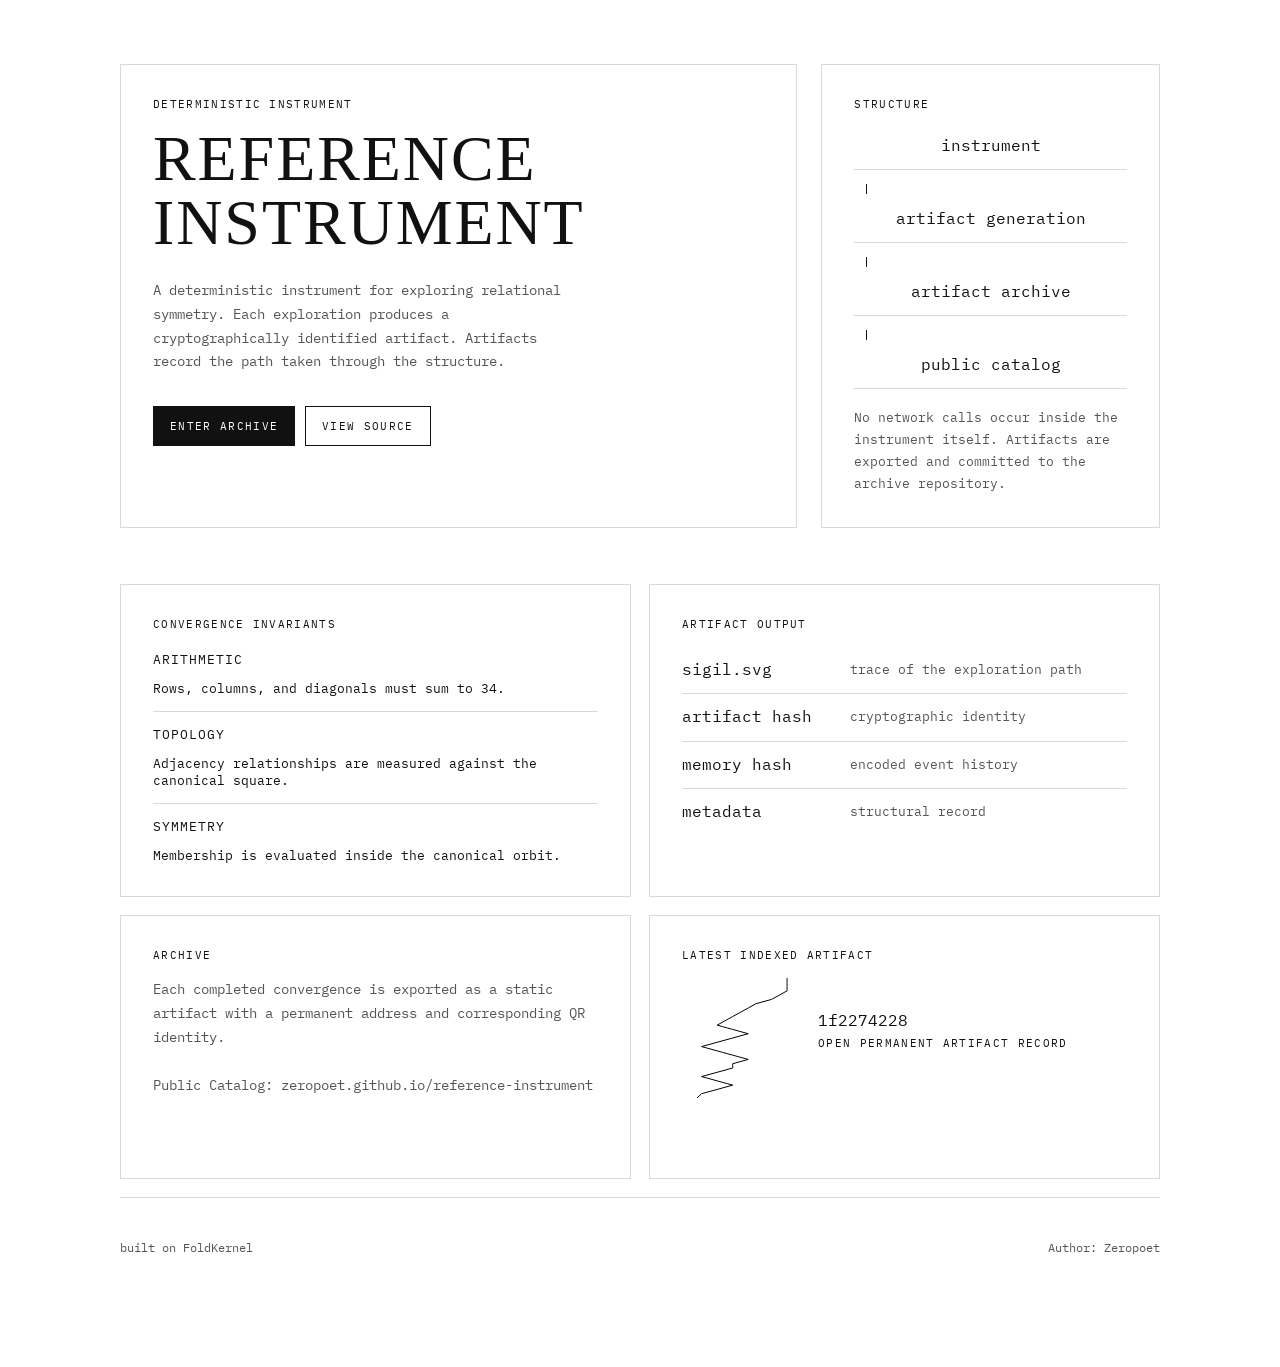
<file: docs/index.html>
<!DOCTYPE html>
<html lang="en">
<head>
    <meta charset="UTF-8">
    <meta name="viewport" content="width=device-width, initial-scale=1.0">
    <title>Reference Instrument</title>
    <link rel="stylesheet" href="style.css">
</head>
<body>
    <main class="home">
        <section class="hero">
            <div class="hero-copy">
                <p class="eyebrow">Deterministic instrument</p>
                <h1>Reference Instrument</h1>
                <p class="lede">
                    A deterministic instrument for exploring relational symmetry. Each exploration produces a cryptographically identified artifact. Artifacts record the path taken through the structure.
                </p>
                <div class="hero-actions">
                    <a href="archive.html" class="button button-primary">Enter Archive</a>
                    <a href="https://github.com/zeropoet/reference-instrument" class="button button-secondary">View Source</a>
                </div>
            </div>

            <aside class="hero-panel">
                <p class="panel-label">Structure</p>
                <div class="flow-stack">
                    <div class="flow-node">instrument</div>
                    <div class="flow-arrow"></div>
                    <div class="flow-node">artifact generation</div>
                    <div class="flow-arrow"></div>
                    <div class="flow-node">artifact archive</div>
                    <div class="flow-arrow"></div>
                    <div class="flow-node">public catalog</div>
                </div>
                <p class="panel-note">No network calls occur inside the instrument itself. Artifacts are exported and committed to the archive repository.</p>
            </aside>
        </section>

        <section class="section-grid">
            <article class="panel">
                <p class="panel-label">Convergence Invariants</p>
                <div class="card-grid">
                    <div class="mini-card">
                        <h2>Arithmetic</h2>
                        <p>Rows, columns, and diagonals must sum to 34.</p>
                    </div>
                    <div class="mini-card">
                        <h2>Topology</h2>
                        <p>Adjacency relationships are measured against the canonical square.</p>
                    </div>
                    <div class="mini-card">
                        <h2>Symmetry</h2>
                        <p>Membership is evaluated inside the canonical orbit.</p>
                    </div>
                </div>
            </article>

            <article class="panel">
                <p class="panel-label">Artifact Output</p>
                <div class="artifact-list">
                    <div class="artifact-row">
                        <span>sigil.svg</span>
                        <span>trace of the exploration path</span>
                    </div>
                    <div class="artifact-row">
                        <span>artifact hash</span>
                        <span>cryptographic identity</span>
                    </div>
                    <div class="artifact-row">
                        <span>memory hash</span>
                        <span>encoded event history</span>
                    </div>
                    <div class="artifact-row">
                        <span>metadata</span>
                        <span>structural record</span>
                    </div>
                </div>
            </article>
        </section>

        <section class="section-grid">
            <article class="panel">
                <p class="panel-label">Archive</p>
                <p class="statement left">
                    Each completed convergence is exported as a static artifact with a permanent address and corresponding QR identity.
                </p>
                <p class="statement left">
                    <br>
                    Public Catalog:
                    <a href="https://zeropoet.github.io/reference-instrument">zeropoet.github.io/reference-instrument</a>
                </p>
            </article>

            <article class="panel featured-panel">
                <p class="panel-label">Latest Indexed Artifact</p>
                <div id="featured-artifact" class="featured-artifact">
                    <p class="statement left">Loading archive index...</p>
                </div>
            </article>
        </section>

        <footer class="footer">
            <p>built on FoldKernel</p>
            <p>Author: Zeropoet</p>
        </footer>
    </main>

    <script>
        const featured = document.getElementById("featured-artifact");

        function artifactBaseUrl() {
            const owner = window.location.hostname.split(".")[0];
            const [repo] = window.location.pathname
                .split("/")
                .filter(Boolean);

            if (window.location.hostname.endsWith("github.io") && owner && repo) {
                return `https://raw.githubusercontent.com/${owner}/${repo}/main/artifacts`;
            }

            return "../artifacts";
        }

        async function loadFeaturedArtifact() {
            const response = await fetch("./artifacts.json");
            if (!response.ok) {
                throw new Error("index");
            }

            const hashes = await response.json();
            if (!hashes.length) {
                featured.innerHTML = "<p class=\"statement left\">No artifacts indexed yet.</p>";
                return;
            }

            const hash = hashes[0];
            const base = `${artifactBaseUrl()}/${hash}`;

            featured.innerHTML = `
                <a class="featured-link" href="artifact.html?hash=${hash}">
                    <img src="${base}/sigil.svg" alt="Sigil artifact ${hash}">
                    <div>
                        <p class="featured-hash">${hash.slice(0, 9)}</p>
                        <p class="featured-meta">Open permanent artifact record</p>
                    </div>
                </a>
            `;
        }

        loadFeaturedArtifact().catch(() => {
            featured.innerHTML = "<p class=\"statement left\">Unable to load archive index.</p>";
        });
    </script>
</body>
</html>
</file>
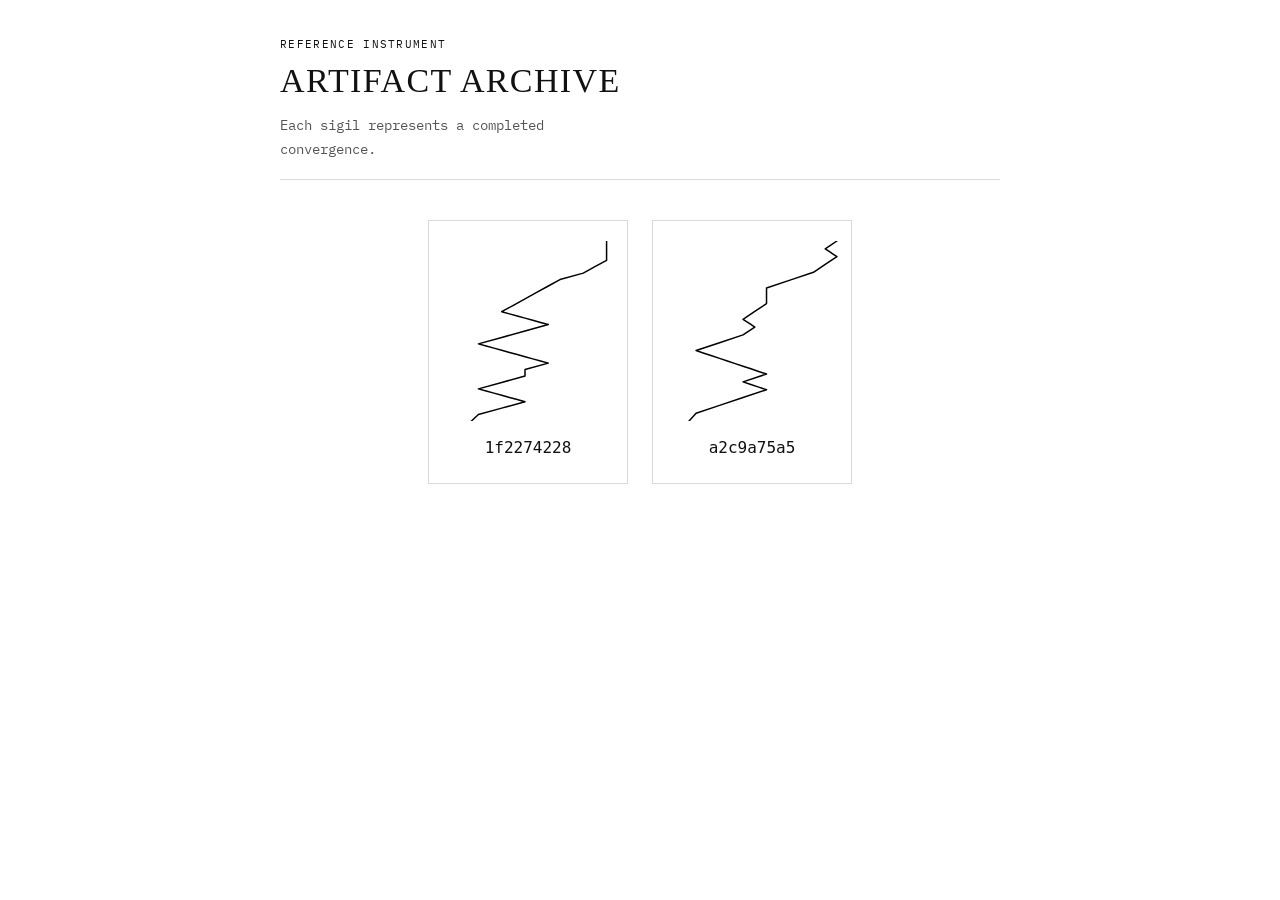
<file: docs/archive.html>
<!DOCTYPE html>
<html lang="en">
<head>
    <meta charset="UTF-8">
    <meta name="viewport" content="width=device-width, initial-scale=1.0">
    <title>Reference Instrument Archive</title>
    <link rel="stylesheet" href="./style.css">
</head>
<body>
    <main class="archive-page">
        <a href="index.html" class="nav">Reference Instrument</a>
        <header class="page-header">
            <h1 class="page-title">Artifact Archive</h1>
            <p class="page-intro">Each sigil represents a completed convergence.</p>
        </header>
        <div id="gallery"></div>
    </main>

    <script>
        const gallery = document.getElementById("gallery");
        const MAX_INITIAL = 200;

        function artifactBaseUrl() {
            const owner = window.location.hostname.split(".")[0];
            const [repo] = window.location.pathname
                .split("/")
                .filter(Boolean);

            if (window.location.hostname.endsWith("github.io") && owner && repo) {
                return `https://raw.githubusercontent.com/${owner}/${repo}/main/artifacts`;
            }

            return "../artifacts";
        }

        async function renderGallery() {
            const response = await fetch("./artifacts.json");
            const hashes = await response.json();
            const baseUrl = artifactBaseUrl();

            if (!hashes.length) {
                gallery.innerHTML = "<p>No artifacts indexed yet.</p>";
                return;
            }

            for (const hash of hashes.slice(0, MAX_INITIAL)) {
                const displayHash = hash.slice(0, 9);
                const card = document.createElement("article");
                card.className = "artifact-card";

                const img = document.createElement("img");
                img.loading = "lazy";
                img.width = 180;
                img.height = 180;
                img.src = `${baseUrl}/${hash}/sigil.svg`;
                img.alt = `Sigil artifact ${hash}`;
                img.style.cursor = "pointer";
                img.onclick = () => {
                    window.location = `artifact.html?hash=${hash}`;
                };

                const code = document.createElement("code");
                code.textContent = displayHash;

                card.append(img, code);
                gallery.appendChild(card);
            }
        }

        renderGallery().catch(() => {
            gallery.innerHTML = "<p>Unable to load artifact index.</p>";
        });
    </script>
</body>
</html>
</file>
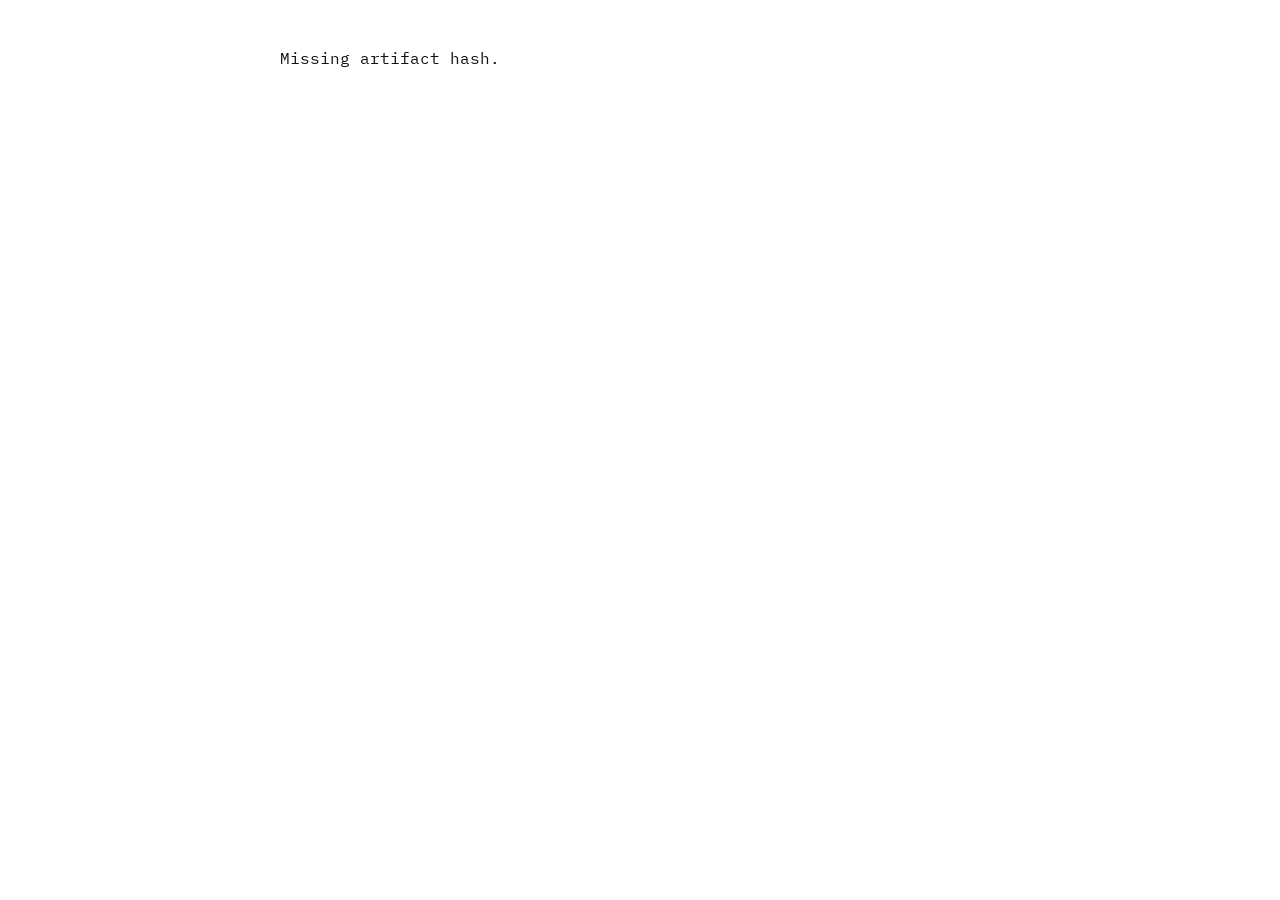
<file: docs/artifact.html>
<!DOCTYPE html>
<html lang="en">
<head>
    <meta charset="UTF-8">
    <meta name="viewport" content="width=device-width, initial-scale=1.0">
    <title>Artifact</title>
    <link rel="stylesheet" href="./style.css">
</head>
<body>
    <main id="artifact" class="artifact-page"></main>

    <script>
        const params = new URLSearchParams(window.location.search);
        const hash = params.get("hash");
        const root = document.getElementById("artifact");

        function artifactBaseUrl() {
            const owner = window.location.hostname.split(".")[0];
            const [repo] = window.location.pathname
                .split("/")
                .filter(Boolean);

            if (window.location.hostname.endsWith("github.io") && owner && repo) {
                return `https://raw.githubusercontent.com/${owner}/${repo}/main/artifacts`;
            }

            return "../artifacts";
        }

        async function load() {
            if (!hash) {
                root.innerHTML = "<p>Missing artifact hash.</p>";
                return;
            }

            const displayHash = hash.slice(0, 9);
            const base = `${artifactBaseUrl()}/${hash}`;
            const preload = document.createElement("link");
            preload.rel = "preload";
            preload.as = "image";
            preload.href = `${base}/sigil.svg`;
            document.head.appendChild(preload);

            const metadataResponse = await fetch(`${base}/metadata.json`);
            if (!metadataResponse.ok) {
                throw new Error("metadata");
            }

            const metadata = await metadataResponse.json();
            const timestamp = Number(metadata.timestamp);
            const readableTimestamp = Number.isFinite(timestamp)
                ? new Date(timestamp * 1000).toLocaleString(undefined, {
                    dateStyle: "medium",
                    timeStyle: "medium"
                })
                : metadata.timestamp;

            root.innerHTML = `
                <a href="./archive.html" class="nav nav-inline">Back to archive</a>
                <header class="page-header artifact-header">
                    <p class="page-kicker">Artifact</p>
                    <h1 class="page-title">Deterministic Record</h1>
                    <p class="page-intro">Deterministic artifact generated by the Reference Instrument.</p>
                    <p class="artifact-hashline"><code>${displayHash}</code></p>
                </header>
                <div class="artifact-detail-card">
                    <img class="artifact-detail-sigil" src="${base}/sigil.svg" alt="Sigil artifact ${hash}">
                    <img class="artifact-detail-qr" src="${base}/artifact_qr.png" alt="QR code for artifact ${hash}">
                    <p>artifact hash<br><code>${metadata.artifact_hash}</code></p>
                    <p>memory hash<br><code>${metadata.memory_hash}</code></p>
                    <p>events<br><code>${metadata.event_count}</code></p>
                    <p>kernel<br><code>${metadata.kernel}</code></p>
                    <p>timestamp<br><code>${readableTimestamp}</code></p>
                    <p>metadata</p>
                    <pre>${JSON.stringify(metadata, null, 2)}</pre>
                </div>
            `;
        }

        load().catch(() => {
            root.innerHTML = "<p>Unable to load artifact.</p><p><a href='./archive.html'>back to archive</a></p>";
        });
    </script>
</body>
</html>
</file>
<file: docs/style.css>
@import url("https://fonts.googleapis.com/css2?family=IBM+Plex+Mono:wght@400;500&display=swap");

:root {
    --bg: #ffffff;
    --surface: #ffffff;
    --surface-strong: #ffffff;
    --ink: #111111;
    --muted: #555555;
    --line: #d9d9d9;
    --line-strong: #111111;
}

* {
    box-sizing: border-box;
}

body {
    background: var(--bg);
    color: var(--ink);
    font-family: "IBM Plex Mono", "SFMono-Regular", "Menlo", monospace;
    margin: 0;
    min-height: 100vh;
}

a {
    color: inherit;
    text-decoration: none;
}

a:hover {
    text-decoration: underline;
    text-underline-offset: 0.2em;
}

.home,
.archive-page,
.artifact-page,
#gallery {
    padding-left: 20px;
    padding-right: 20px;
}

.home {
    max-width: 1080px;
    margin: 0 auto;
    padding-top: 64px;
    padding-bottom: 96px;
}

.hero,
.section-grid {
    display: grid;
    gap: 24px;
}

.hero {
    grid-template-columns: minmax(0, 1.5fr) minmax(280px, 0.75fr);
    align-items: stretch;
    margin-bottom: 56px;
}

.hero-copy,
.panel,
.hero-panel,
.artifact-card,
.artifact-detail-card {
    background: var(--surface);
    border: 1px solid var(--line);
}

.hero-copy,
.hero-panel,
.panel {
    border-radius: 0;
    padding: 32px;
}

.eyebrow,
.panel-label,
.nav,
.featured-meta,
.enter,
.button {
    letter-spacing: 0.12em;
    text-transform: uppercase;
    font-size: 11px;
}

.eyebrow,
.panel-label,
.featured-meta,
.nav {
    margin: 0 0 16px;
}

h1 {
    font-family: Palatino, "Palatino Linotype", "Book Antiqua", serif;
    font-size: clamp(34px, 7vw, 64px);
    line-height: 1;
    font-weight: 400;
    margin: 0 0 24px;
    text-transform: uppercase;
    letter-spacing: 0.03em;
}

h2 {
    font-size: 13px;
    font-weight: 400;
    margin: 0 0 12px;
    text-transform: uppercase;
    letter-spacing: 0.08em;
}

.lede,
.statement,
.panel-note,
.artifact-row span:last-child,
.footer {
    color: var(--muted);
    line-height: 1.7;
}

.lede {
    max-width: 54ch;
    margin: 0;
    font-size: 14px;
}

.statement {
    margin: 0;
    text-align: center;
    font-size: 14px;
}

.statement.left {
    text-align: left;
}

.hero-actions {
    display: flex;
    flex-wrap: wrap;
    gap: 10px;
    margin-top: 32px;
}

.button {
    display: inline-flex;
    align-items: center;
    justify-content: center;
    min-height: 40px;
    padding: 0 16px;
    border-radius: 0;
    border: 1px solid var(--line-strong);
    transition: background-color 160ms ease, color 160ms ease;
}

.button:hover {
    text-decoration: none;
}

.button-primary {
    background: var(--ink);
    color: var(--bg);
}

.button-secondary {
    background: transparent;
}

.button-secondary:hover,
.button-primary:hover {
    background: var(--ink);
    color: var(--bg);
}

.flow-stack {
    display: grid;
    gap: 14px;
    margin: 24px 0 0;
}

.flow-node,
.flow-arrow {
    text-align: center;
}

.flow-node {
    padding: 0;
    border: 1px solid var(--line);
    border-width: 0 0 1px;
    background: transparent;
    text-transform: lowercase;
    padding-bottom: 14px;
}

.flow-arrow {
    height: 10px;
    border-left: 1px solid var(--ink);
    margin-left: 12px;
}

.panel-note {
    margin: 18px 0 0;
    font-size: 13px;
}

.section-grid {
    grid-template-columns: repeat(2, minmax(0, 1fr));
    gap: 18px;
    margin-bottom: 18px;
}

.card-grid {
    display: grid;
    gap: 0;
}

.mini-card,
.artifact-row,
.featured-link {
    border: 1px solid var(--line);
    border-radius: 0;
    background: var(--surface-strong);
}

.mini-card {
    padding: 14px 0;
    border-width: 0 0 1px;
}

.mini-card:first-child {
    padding-top: 4px;
}

.mini-card:last-child {
    border-bottom: 0;
    padding-bottom: 0;
}

.mini-card p,
.artifact-row span:last-child {
    margin: 0;
    font-size: 13px;
}

.artifact-list {
    display: grid;
    gap: 0;
}

.artifact-row {
    display: grid;
    grid-template-columns: 160px minmax(0, 1fr);
    gap: 8px;
    padding: 12px 0;
    border-width: 0 0 1px;
}

.artifact-row:last-child {
    border-bottom: 0;
}

.artifact-row span:first-child,
.featured-hash {
    color: var(--ink);
}

.featured-panel {
    min-height: 100%;
}

.featured-artifact {
    min-height: 168px;
}

.featured-link {
    display: grid;
    grid-template-columns: 120px minmax(0, 1fr);
    gap: 16px;
    align-items: center;
    padding: 0;
    border: 0;
}

.featured-link:hover {
    text-decoration: none;
}

.featured-link img {
    width: 120px;
    height: 120px;
    object-fit: contain;
}

.featured-hash,
.artifact-card code {
    font-size: 16px;
    margin: 0 0 6px;
}

.footer {
    display: flex;
    flex-wrap: wrap;
    justify-content: space-between;
    gap: 12px 24px;
    padding: 28px 0 0;
    font-size: 12px;
    border-top: 1px solid var(--line);
}

.nav {
    display: inline-block;
    margin: 0 0 12px;
}

.nav-inline {
    margin: 0 0 28px;
}

.archive-page,
.artifact-page {
    max-width: 760px;
    margin: 0 auto;
    padding-top: 32px;
}

.page-header {
    margin-bottom: 40px;
    padding-bottom: 18px;
    border-bottom: 1px solid var(--line);
}

.page-kicker {
    margin: 0 0 10px;
    color: var(--muted);
    font-size: 11px;
    letter-spacing: 0.12em;
    text-transform: uppercase;
}

.page-title {
    font-family: Palatino, "Palatino Linotype", "Book Antiqua", serif;
    margin: 0;
    font-size: clamp(22px, 5vw, 34px);
    line-height: 1.08;
    font-weight: 400;
    letter-spacing: 0.04em;
    text-transform: uppercase;
}

.page-intro {
    max-width: 44ch;
    margin: 14px 0 0;
    color: var(--muted);
    font-size: 14px;
    line-height: 1.7;
}

.artifact-header {
    margin-bottom: 32px;
}

.artifact-hashline {
    margin: 18px 0 0;
    font-size: 14px;
}

#gallery,
.artifact-page {
    padding-bottom: 80px;
}

#gallery {
    display: grid;
    grid-template-columns: repeat(auto-fit, minmax(200px, 200px));
    gap: 24px;
    justify-content: center;
    margin: 40px auto 0;
}

.artifact-card {
    border-radius: 0;
    padding: 20px;
    text-align: center;
}

.artifact-card img {
    display: block;
    width: 180px;
    height: 180px;
    object-fit: contain;
    margin-bottom: 16px;
}

.artifact-detail-card {
    border-radius: 0;
    padding: 24px 20px;
    text-align: center;
}

.artifact-detail-sigil {
    display: block;
    width: min(260px, 100%);
    margin: 0 auto 24px;
}

.artifact-detail-qr {
    display: block;
    width: 160px;
    margin: 0 auto 24px;
}

code {
    display: inline-block;
}

code,
pre {
    overflow-wrap: anywhere;
    word-break: break-word;
}

pre {
    border: 1px solid var(--line);
    background: var(--surface-strong);
    padding: 16px;
    text-align: left;
    white-space: pre-wrap;
}

@media (max-width: 820px) {
    .hero,
    .section-grid,
    .featured-link,
    .artifact-row {
        grid-template-columns: 1fr;
    }

    .home {
        padding-top: 28px;
    }

    .archive-page,
    .artifact-page {
        padding-top: 24px;
    }

    .hero-copy,
    .hero-panel,
    .panel {
        padding: 22px;
    }

    .featured-link img {
        width: min(180px, 100%);
        height: auto;
    }

    .footer {
        flex-direction: column;
    }
}
</file>
